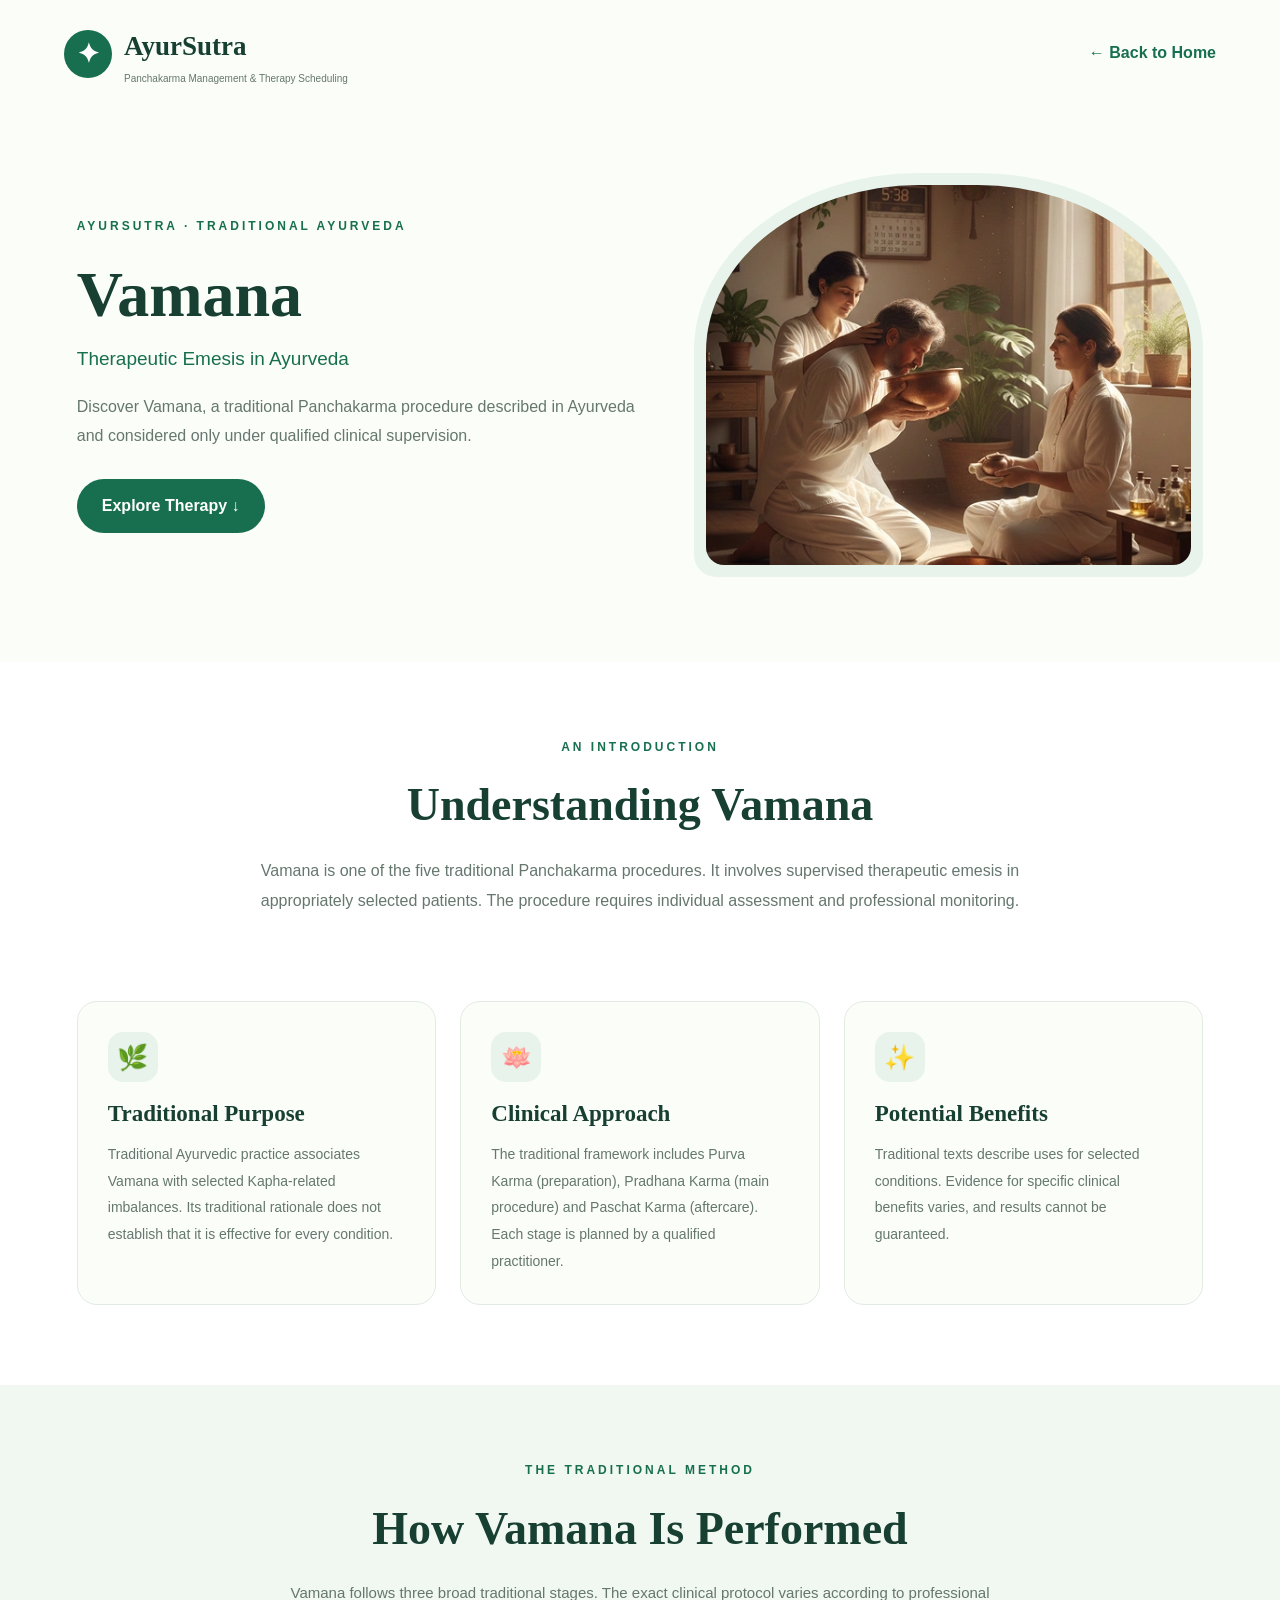
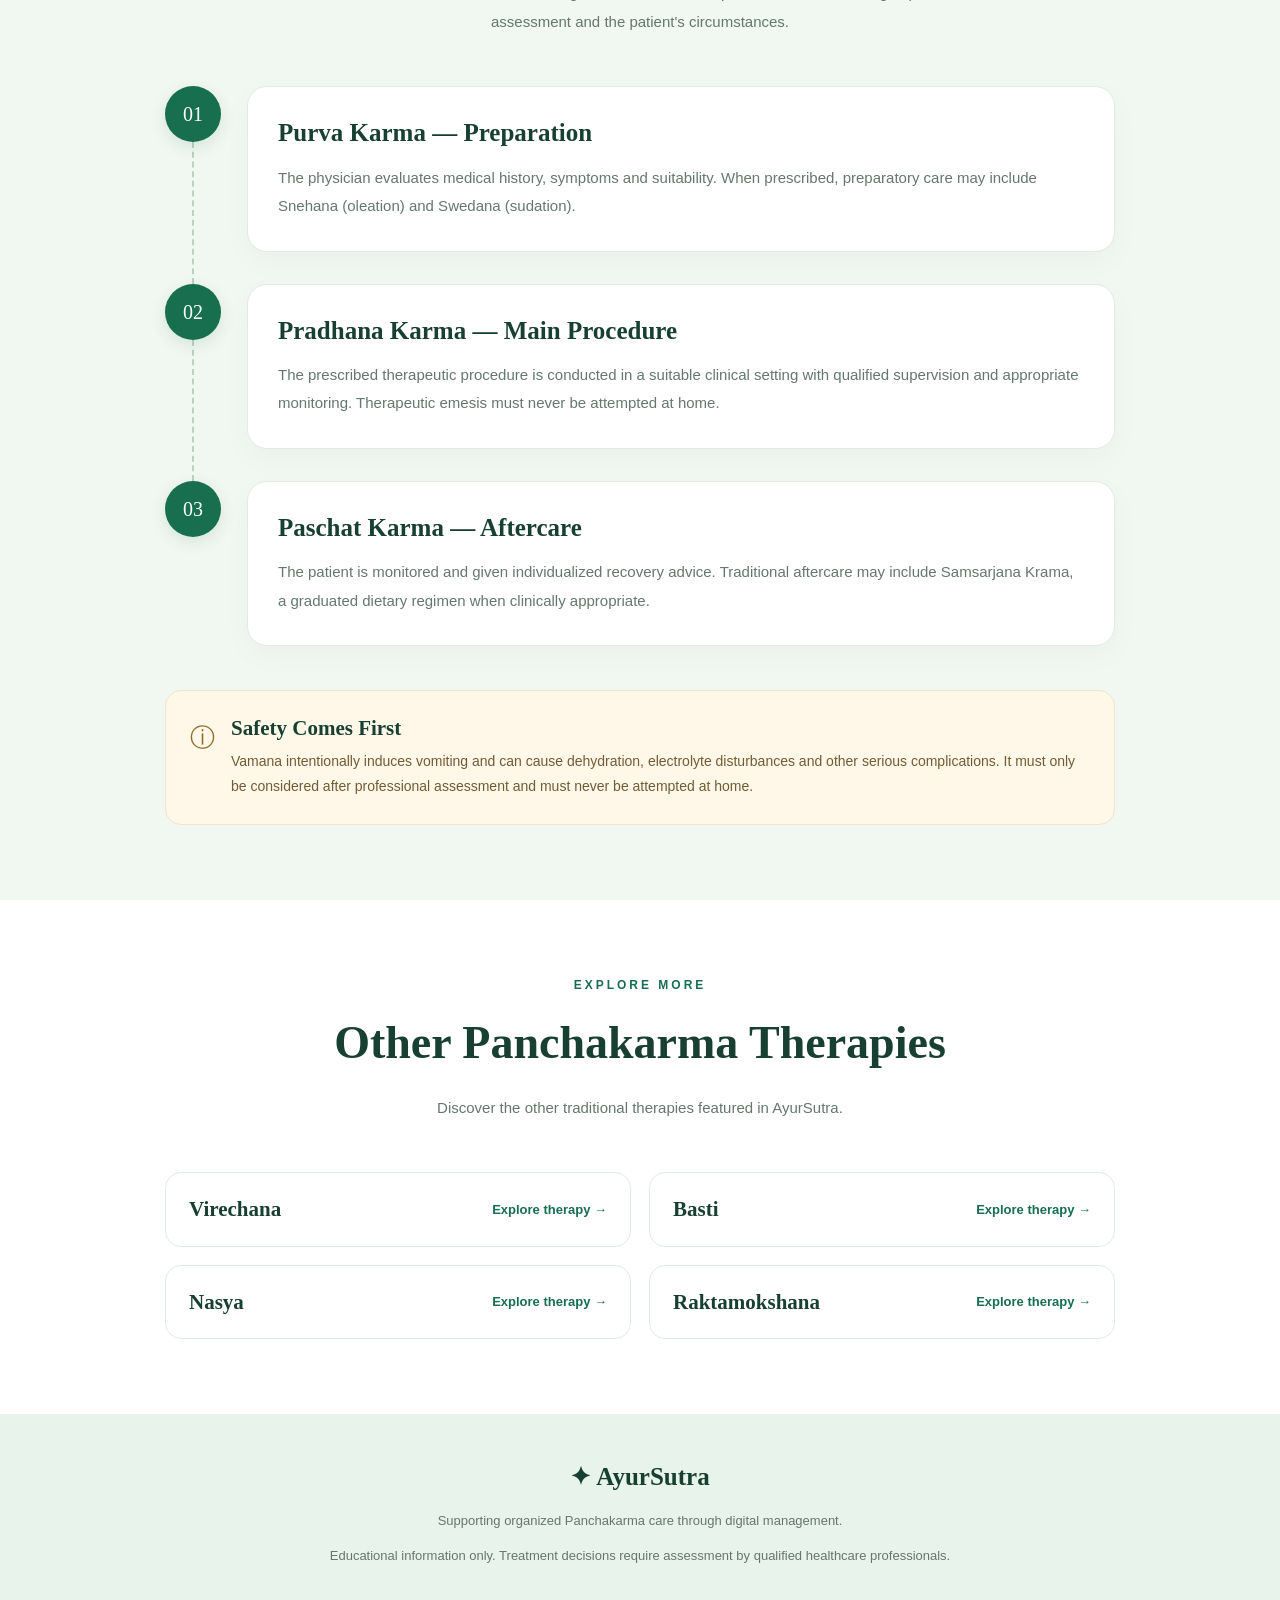
<file: therapy.html>
<!DOCTYPE html>
<html lang="en">
<head>
    <meta charset="UTF-8">
    <meta name="viewport" content="width=device-width, initial-scale=1.0">
    <meta name="description" content="Explore traditional Panchakarma therapies and patient care information at AyurSutra.">
    <title>AyurSutra | Panchakarma Therapies</title>
    <link rel="stylesheet" href="therapy.css">
</head>
<body>

<header class="navbar">
    <a href="index.html" class="brand">
        <span class="brand-icon">✦</span>
        <span>AyurSutra<small>Panchakarma Management & Therapy Scheduling</small></span>
    </a>
    <a href="index.html" class="back-link">← Back to Home</a>
</header>

<main>
    <section class="therapy-hero">
        <div class="hero-content">
            <p class="eyebrow">AYURSUTRA · TRADITIONAL AYURVEDA</p>
            <h1 id="therapy-title">Vamana</h1>
            <h2 id="therapy-subtitle">Traditional Panchakarma Therapy</h2>
            <p id="therapy-intro" class="intro"></p>
            <a href="#overview" class="primary-btn">Explore Therapy ↓</a>
        </div>

        <div class="hero-image-wrap">
            <img id="therapy-image" src="images/vamana.webp"
                 alt="Panchakarma therapy">
        </div>
    </section>

    <section class="overview section" id="overview">
        <p class="eyebrow">AN INTRODUCTION</p>
        <h2>Understanding <span id="overview-name">Vamana</span></h2>
        <p id="therapy-description" class="section-intro"></p>
    </section>

    <section class="information section">
        <div class="info-card">
            <span class="info-icon">🌿</span>
            <h3>Traditional Purpose</h3>
            <p id="therapy-purpose"></p>
        </div>

        <div class="info-card">
            <span class="info-icon">🪷</span>
            <h3>Clinical Approach</h3>
            <p id="therapy-approach"></p>
        </div>

        <div class="info-card">
            <span class="info-icon">✨</span>
            <h3>Potential Benefits</h3>
            <p id="therapy-benefits"></p>
        </div>
    </section>

    <section class="process-section section">
        <div class="section-heading">
            <p class="eyebrow">THE TRADITIONAL METHOD</p>
            <h2 id="process-heading">How Vamana Is Performed</h2>
            <p id="process-intro"></p>
        </div>

        <div class="procedure-timeline" id="process-steps"></div>

        <div class="safety-box">
            <span>ⓘ</span>
            <div>
                <h3>Safety Comes First</h3>
                <p id="therapy-safety"></p>
            </div>
        </div>
    </section>

    <section class="other-section section">
        <div class="section-heading">
            <p class="eyebrow">EXPLORE MORE</p>
            <h2>Other Panchakarma Therapies</h2>
            <p>Discover the other traditional therapies featured in AyurSutra.</p>
        </div>
        <div class="other-grid" id="other-therapies"></div>
    </section>
</main>

<footer class="footer">
    <a href="index.html" class="footer-brand">✦ AyurSutra</a>
    <p>Supporting organized Panchakarma care through digital management.</p>
    <p class="footer-note">
        Educational information only. Treatment decisions require
        assessment by qualified healthcare professionals.
    </p>
</footer>

<script>
const therapies = {
    vamana: {
        title: "Vamana",
        subtitle: "Therapeutic Emesis in Ayurveda",
        image: "images/vamana.webp",
        intro: "Discover Vamana, a traditional Panchakarma procedure described in Ayurveda and considered only under qualified clinical supervision.",
        description: "Vamana is one of the five traditional Panchakarma procedures. It involves supervised therapeutic emesis in appropriately selected patients. The procedure requires individual assessment and professional monitoring.",
        purpose: "Traditional Ayurvedic practice associates Vamana with selected Kapha-related imbalances. Its traditional rationale does not establish that it is effective for every condition.",
        approach: "The traditional framework includes Purva Karma (preparation), Pradhana Karma (main procedure) and Paschat Karma (aftercare). Each stage is planned by a qualified practitioner.",
        benefits: "Traditional texts describe uses for selected conditions. Evidence for specific clinical benefits varies, and results cannot be guaranteed.",
        processIntro: "Vamana follows three broad traditional stages. The exact clinical protocol varies according to professional assessment and the patient's circumstances.",
        steps: [
            ["01", "Purva Karma — Preparation", "The physician evaluates medical history, symptoms and suitability. When prescribed, preparatory care may include Snehana (oleation) and Swedana (sudation)."],
            ["02", "Pradhana Karma — Main Procedure", "The prescribed therapeutic procedure is conducted in a suitable clinical setting with qualified supervision and appropriate monitoring. Therapeutic emesis must never be attempted at home."],
            ["03", "Paschat Karma — Aftercare", "The patient is monitored and given individualized recovery advice. Traditional aftercare may include Samsarjana Krama, a graduated dietary regimen when clinically appropriate."]
        ],
        safety: "Vamana intentionally induces vomiting and can cause dehydration, electrolyte disturbances and other serious complications. It must only be considered after professional assessment and must never be attempted at home."
    },

    virechana: {
        title: "Virechana",
        subtitle: "Therapeutic Purgation in Ayurveda",
        image: "images/virechana.jpg",
        intro: "Learn about Virechana, a traditional Ayurvedic Panchakarma procedure involving supervised therapeutic purgation.",
        description: "Virechana is traditionally described as a cleansing procedure involving purgation under professional supervision. Its suitability depends on the individual's health, clinical circumstances and practitioner assessment.",
        purpose: "In Ayurvedic tradition, Virechana is associated with selected Pitta-related imbalances. This traditional classification is not a substitute for a medical diagnosis.",
        approach: "The traditional stages are Purva Karma, Pradhana Karma and Paschat Karma. Preparation and clinical management must be individualized.",
        benefits: "Traditional Ayurvedic sources describe uses for selected conditions. Scientific evidence for specific outcomes varies, and effectiveness should not be assumed.",
        processIntro: "The traditional framework includes preparation, a professionally supervised therapeutic phase and recovery care.",
        steps: [
            ["01", "Purva Karma — Preparation", "The physician assesses the patient and reviews relevant health history. Any preparatory measures are selected according to the patient's condition."],
            ["02", "Pradhana Karma — Therapeutic Phase", "A qualified practitioner determines whether the procedure is appropriate and manages the prescribed intervention with suitable clinical observation. No purgative regimen should be self-administered for this purpose."],
            ["03", "Paschat Karma — Recovery", "The patient receives individualized aftercare and follow-up guidance. A graduated dietary regimen may be considered in traditional practice when appropriate."]
        ],
        safety: "Purgation can cause dehydration, electrolyte disturbances and interactions with medicines. Do not use purgatives or attempt therapeutic purgation without qualified medical guidance."
    },

    basti: {
        title: "Basti",
        subtitle: "Medicated Enema Therapy in Ayurveda",
        image: "images/basti.webp",
        intro: "Explore Basti, a traditional Panchakarma therapy involving the rectal administration of prescribed preparations under professional supervision.",
        description: "Basti is a traditional Ayurvedic procedure with different methods and formulations. The selected approach depends on clinical assessment, the patient's health and the practitioner's judgment.",
        purpose: "Ayurvedic tradition associates Basti with selected Vata-related imbalances. The traditional rationale should not be interpreted as proof of effectiveness for a particular disease.",
        approach: "A qualified practitioner evaluates suitability, selects an appropriate approach and oversees the treatment and subsequent monitoring.",
        benefits: "Traditional sources describe Basti for selected conditions. Potential outcomes vary, and robust clinical evidence is not available for every claimed benefit.",
        processIntro: "Basti care is individualized and requires assessment, professionally managed administration and appropriate follow-up.",
        steps: [
            ["01", "Purva Karma — Assessment", "The practitioner reviews medical history, symptoms, medications and possible contraindications before considering treatment."],
            ["02", "Pradhana Karma — Administration", "If clinically appropriate, the prescribed preparation is administered by trained professionals using suitable clinical precautions. This is not a home procedure."],
            ["03", "Paschat Karma — Follow-up", "The patient is observed as appropriate and receives individualized aftercare instructions and follow-up guidance."]
        ],
        safety: "Rectal administration may cause injury, infection, fluid or electrolyte disturbances and other complications. Never attempt Basti at home or use unprescribed preparations."
    },

    nasya: {
        title: "Nasya",
        subtitle: "Nasal Therapy in Ayurveda",
        image: "images/nasya.jpeg",
        intro: "Discover Nasya, a traditional Ayurvedic procedure involving selected preparations administered through the nasal route.",
        description: "Nasya is described in Ayurveda among therapies associated with the head and neck. Different preparations and approaches exist, and suitability must be assessed by a qualified practitioner.",
        purpose: "Traditional Ayurvedic practice associates Nasya with selected head, neck and upper-body complaints. These traditional uses do not guarantee clinical benefit.",
        approach: "The practitioner assesses symptoms and health history, determines whether Nasya is appropriate and selects a suitable clinical approach.",
        benefits: "Traditional practice describes uses for certain nasal and head-related complaints. The evidence supporting particular benefits varies by condition and preparation.",
        processIntro: "Nasya involves individualized assessment, professional administration when appropriate and observation afterward.",
        steps: [
            ["01", "Purva Karma — Assessment", "The practitioner reviews symptoms, allergies, medications and relevant medical history to determine suitability."],
            ["02", "Pradhana Karma — Administration", "When indicated, the selected preparation is administered by a qualified practitioner using an appropriate method and suitable precautions."],
            ["03", "Paschat Karma — Aftercare", "The practitioner checks the patient's response and provides individualized aftercare instructions and advice about follow-up."]
        ],
        safety: "Nasal preparations may cause irritation, allergic reactions or respiratory complications. Do not put oils or other substances into the nose without appropriate professional guidance."
    },

    raktamokshana: {
        title: "Raktamokshana",
        subtitle: "Traditional Bloodletting in Ayurveda",
        image: "images/Rakta.jpg",
        intro: "Learn about Raktamokshana, a traditional Ayurvedic procedure involving selected bloodletting methods in a clinical setting.",
        description: "Raktamokshana is described in traditional Ayurveda as one of the five Panchakarma procedures. Different methods have been described historically, but any intervention involving blood requires careful clinical consideration.",
        purpose: "Traditional texts describe selected uses for Raktamokshana. These historical descriptions should not be interpreted as proof that bloodletting treats a particular disease.",
        approach: "Professional assessment, consideration of contraindications, appropriate infection-control precautions and monitoring are essential before any intervention is considered.",
        benefits: "Specific benefits are not established for all traditional indications. Risks and alternatives should be discussed with a qualified healthcare professional.",
        processIntro: "The traditional framework emphasizes careful assessment, a professionally selected approach and post-procedure monitoring. Actual clinical decisions depend on the individual case.",
        steps: [
            ["01", "Purva Karma — Assessment", "The practitioner reviews medical history and evaluates factors such as bleeding risk, anemia, medications and possible contraindications."],
            ["02", "Pradhana Karma — Clinical Intervention", "Any intervention is considered only by appropriately qualified professionals in a suitable setting with sterile equipment and necessary safeguards."],
            ["03", "Paschat Karma — Monitoring", "Appropriate observation, wound care when relevant and follow-up are arranged according to the procedure and the patient's condition."]
        ],
        safety: "Bloodletting can cause bleeding, infection, fainting, anemia and other serious complications. It must never be performed at home. Discuss the risks, evidence and alternatives with a qualified healthcare professional."
    }
};

const params = new URLSearchParams(window.location.search);
const requestedName = (params.get("name") || "vamana").toLowerCase();
const therapy = therapies[requestedName];

if (!therapy) {
    document.querySelector("main").innerHTML =
        '<section class="section not-found"><h1>Therapy not found</h1><p>Please return to the homepage and select a Panchakarma therapy.</p><a class="primary-btn" href="index.html">Back to Home</a></section>';
} else {
    document.title = therapy.title + " | AyurSutra";

    document.getElementById("therapy-title").textContent = therapy.title;
    document.getElementById("therapy-subtitle").textContent = therapy.subtitle;
    document.getElementById("therapy-intro").textContent = therapy.intro;
    document.getElementById("overview-name").textContent = therapy.title;
    document.getElementById("therapy-description").textContent = therapy.description;
    document.getElementById("therapy-purpose").textContent = therapy.purpose;
    document.getElementById("therapy-approach").textContent = therapy.approach;
    document.getElementById("therapy-benefits").textContent = therapy.benefits;
    document.getElementById("process-heading").textContent = "How " + therapy.title + " Is Performed";
    document.getElementById("process-intro").textContent = therapy.processIntro;
    document.getElementById("therapy-safety").textContent = therapy.safety;

    const image = document.getElementById("therapy-image");
    image.src = therapy.image;
    image.alt = therapy.title + " traditional therapy";
    image.onerror = function () {
        this.onerror = null;
        this.src = "images/hero.png";
    };

    const stepsContainer = document.getElementById("process-steps");

    therapy.steps.forEach(([number, heading, description]) => {
        const article = document.createElement("article");
        article.className = "procedure-step";

        const marker = document.createElement("div");
        marker.className = "step-marker";
        marker.textContent = number;

        const content = document.createElement("div");
        content.className = "step-content";

        const title = document.createElement("h3");
        title.textContent = heading;

        const paragraph = document.createElement("p");
        paragraph.textContent = description;

        content.append(title, paragraph);
        article.append(marker, content);
        stepsContainer.appendChild(article);
    });

    const otherContainer = document.getElementById("other-therapies");

    Object.entries(therapies)
        .filter(([key]) => key !== requestedName)
        .forEach(([key, item]) => {
            const link = document.createElement("a");
            link.className = "other-card";
            link.href = "therapy.html?name=" + key;

            const heading = document.createElement("h3");
            heading.textContent = item.title;

            const arrow = document.createElement("span");
            arrow.textContent = "Explore therapy →";

            link.append(heading, arrow);
            otherContainer.appendChild(link);
        });
}
</script>

</body>
</html>
</file>
<file: therapy.css>
* {
    margin: 0;
    padding: 0;
    box-sizing: border-box;
}

:root {
    --green: #176f50;
    --dark-green: #173f32;
    --light-green: #e8f3eb;
    --cream: #fbfdf9;
    --text: #65776e;
    --border: #e1ebe3;
}

html {
    scroll-behavior: smooth;
    scroll-padding-top: 25px;
}

body {
    font-family: Arial, sans-serif;
    background: var(--cream);
    color: var(--dark-green);
    line-height: 1.8;
}

a {
    text-decoration: none;
}

.navbar {
    padding: 22px 5%;
    display: flex;
    justify-content: space-between;
    align-items: center;
    gap: 20px;
    background: var(--cream);
}

.brand {
    display: flex;
    align-items: center;
    gap: 12px;
    color: var(--dark-green);
    font-family: Georgia, serif;
    font-size: 27px;
    font-weight: bold;
}

.brand-icon {
    width: 48px;
    height: 48px;
    display: grid;
    place-items: center;
    border-radius: 50%;
    background: var(--green);
    color: white;
}

.brand small {
    display: block;
    font-family: Arial, sans-serif;
    color: var(--text);
    font-size: 10px;
    font-weight: normal;
    line-height: 1.5;
}

.back-link {
    color: var(--green);
    font-weight: bold;
}

.therapy-hero {
    padding: 65px 6% 85px;
    display: grid;
    grid-template-columns: 1.05fr 0.95fr;
    align-items: center;
    gap: 55px;
}

.eyebrow {
    color: var(--green);
    font-size: 12px;
    font-weight: bold;
    letter-spacing: 3px;
    margin-bottom: 18px;
}

h1, h2, h3 {
    font-family: Georgia, "Times New Roman", serif;
    line-height: 1.25;
}

.hero-content h1 {
    font-size: clamp(45px, 5vw, 70px);
    margin-bottom: 12px;
    overflow-wrap: anywhere;
}

.hero-content h2 {
    font-family: Arial, sans-serif;
    color: var(--green);
    font-size: 19px;
    font-weight: 500;
    margin-bottom: 22px;
}

.intro {
    color: var(--text);
    font-size: 16px;
    margin-bottom: 28px;
}

.primary-btn {
    display: inline-block;
    padding: 13px 25px;
    border-radius: 40px;
    background: var(--green);
    color: white;
    font-weight: bold;
    transition: background 0.2s ease;
}

.primary-btn:hover {
    background: var(--dark-green);
}

.hero-image-wrap {
    padding: 12px;
    background: var(--light-green);
    border-radius: 44% 44% 22px 22px;
    min-width: 0;
}

.hero-image-wrap img {
    display: block;
    width: 100%;
    height: 380px;
    object-fit: cover;
    border-radius: 44% 44% 18px 18px;
}

.section {
    padding: 75px 6%;
}

.overview {
    text-align: center;
    background: white;
}

.overview h2,
.section-heading h2 {
    font-size: clamp(32px, 4vw, 46px);
    margin-bottom: 22px;
}

.section-intro {
    max-width: 850px;
    margin: 0 auto;
    color: var(--text);
    font-size: 16px;
    line-height: 1.9;
}

.information {
    display: grid;
    grid-template-columns: repeat(3, minmax(0, 1fr));
    gap: 24px;
    background: white;
    padding-top: 10px;
    padding-bottom: 80px;
}

.info-card {
    padding: 30px;
    border: 1px solid var(--border);
    background: var(--cream);
    border-radius: 20px;
    transition: transform 0.25s ease;
}

.info-card:hover {
    transform: translateY(-5px);
}

.info-icon {
    display: inline-grid;
    place-items: center;
    width: 50px;
    height: 50px;
    border-radius: 15px;
    background: var(--light-green);
    font-size: 25px;
    margin-bottom: 18px;
}

.info-card h3 {
    font-size: 23px;
    margin-bottom: 12px;
}

.info-card p {
    color: var(--text);
    font-size: 14px;
    line-height: 1.9;
}

.process-section {
    background: #f1f7f1;
}

.section-heading {
    max-width: 750px;
    margin: 0 auto 50px;
    text-align: center;
}

.section-heading > p:last-child {
    color: var(--text);
    font-size: 15px;
    line-height: 1.9;
}

.procedure-timeline {
    max-width: 950px;
    margin: 0 auto;
}

.procedure-step {
    display: grid;
    grid-template-columns: 58px minmax(0, 1fr);
    gap: 24px;
    position: relative;
    padding-bottom: 32px;
}

.step-marker {
    width: 56px;
    height: 56px;
    display: grid;
    place-items: center;
    background: var(--green);
    color: white;
    border-radius: 50%;
    font-family: Georgia, serif;
    font-size: 20px;
    position: relative;
    z-index: 1;
    box-shadow: 0 5px 15px #176f5020;
}

.procedure-step:not(:last-child)::after {
    content: "";
    position: absolute;
    top: 56px;
    bottom: 0;
    left: 27px;
    border-left: 2px dashed #b8d3bf;
}

.step-content {
    padding: 30px;
    background: white;
    border: 1px solid var(--border);
    border-radius: 20px;
    box-shadow: 0 10px 30px #173f3208;
}

.step-content h3 {
    font-size: 25px;
    margin-bottom: 15px;
}

.step-content p {
    color: var(--text);
    font-size: 15px;
    line-height: 1.9;
}

.safety-box {
    max-width: 950px;
    margin: 12px auto 0;
    display: flex;
    gap: 16px;
    padding: 24px;
    background: #fff8e9;
    border: 1px solid #f0e5ca;
    border-radius: 16px;
}

.safety-box > span {
    color: #926d2b;
    font-size: 25px;
}

.safety-box h3 {
    font-size: 21px;
    margin-bottom: 8px;
}

.safety-box p {
    color: #725b35;
    font-size: 14px;
    line-height: 1.8;
}

.other-section {
    background: white;
}

.other-grid {
    display: grid;
    grid-template-columns: repeat(2, minmax(0, 1fr));
    gap: 18px;
    max-width: 950px;
    margin: 0 auto;
}

.other-card {
    display: flex;
    align-items: center;
    justify-content: space-between;
    gap: 12px;
    padding: 23px;
    border: 1px solid var(--border);
    border-radius: 16px;
    color: var(--dark-green);
    transition: border-color 0.2s, transform 0.2s;
}

.other-card:hover {
    border-color: var(--green);
    transform: translateY(-3px);
}

.other-card h3 {
    font-size: 21px;
}

.other-card span {
    color: var(--green);
    font-size: 13px;
    font-weight: bold;
    white-space: nowrap;
}

.footer {
    padding: 40px 6%;
    text-align: center;
    background: var(--light-green);
}

.footer-brand {
    display: inline-block;
    color: var(--dark-green);
    font-family: Georgia, serif;
    font-size: 25px;
    font-weight: bold;
    margin-bottom: 10px;
}

.footer p {
    color: var(--text);
    font-size: 13px;
}

.footer .footer-note {
    max-width: 700px;
    margin: 12px auto 0;
}

.not-found {
    text-align: center;
}

.not-found p {
    margin: 20px 0;
    color: var(--text);
}

@media (max-width: 850px) {
    .therapy-hero {
        grid-template-columns: 1fr;
        gap: 35px;
    }

    .hero-image-wrap img {
        height: 330px;
    }

    .information {
        grid-template-columns: 1fr 1fr;
    }
}

@media (max-width: 560px) {
    .navbar {
        padding: 18px 5%;
    }

    .brand {
        font-size: 22px;
        gap: 8px;
    }

    .brand-icon {
        width: 40px;
        height: 40px;
    }

    .brand small {
        max-width: 190px;
        font-size: 9px;
    }

    .back-link {
        font-size: 12px;
        white-space: nowrap;
    }

    .therapy-hero {
        padding: 40px 5% 55px;
    }

    .hero-image-wrap img {
        height: 260px;
    }

    .section {
        padding: 55px 5%;
    }

    .information,
    .other-grid {
        grid-template-columns: 1fr;
    }

    .information {
        padding-top: 0;
    }

    .procedure-step {
        grid-template-columns: 42px minmax(0, 1fr);
        gap: 12px;
        padding-bottom: 25px;
    }

    .step-marker {
        width: 42px;
        height: 42px;
        font-size: 16px;
    }

    .procedure-step:not(:last-child)::after {
        top: 42px;
        left: 20px;
    }

    .step-content {
        padding: 20px;
    }

    .step-content h3 {
        font-size: 21px;
    }

    .safety-box {
        padding: 18px;
    }

    .other-card {
        padding: 19px;
    }

    .other-card h3 {
        font-size: 19px;
    }
}
</file>
